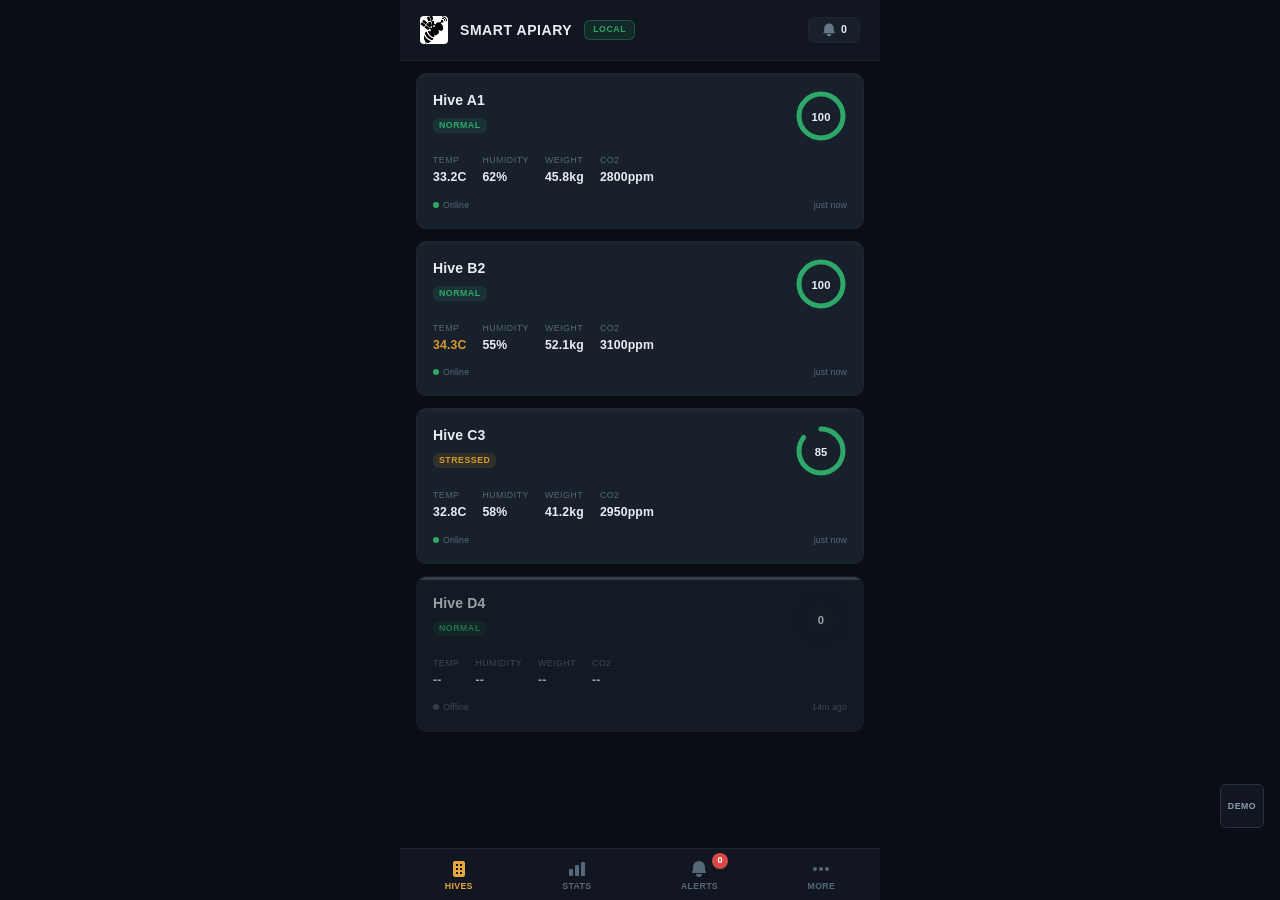
<file: index.html>
<!DOCTYPE html>
<html lang="en">
<head>
  <meta charset="UTF-8">
  <meta http-equiv="refresh" content="0; url=dashboard/">
  <title>Smart Apiary</title>
  <script>location.replace('dashboard/');</script>
  <style>
    body { font-family: system-ui, sans-serif; display: flex; justify-content: center; align-items: center; height: 100vh; margin: 0; background: #0f172a; color: #e2e8f0; }
    a { color: #fbbf24; }
  </style>
</head>
<body>
  <p>Redirecting to <a href="dashboard/">Smart Apiary Dashboard</a>&hellip;</p>
</body>
</html>
</file>
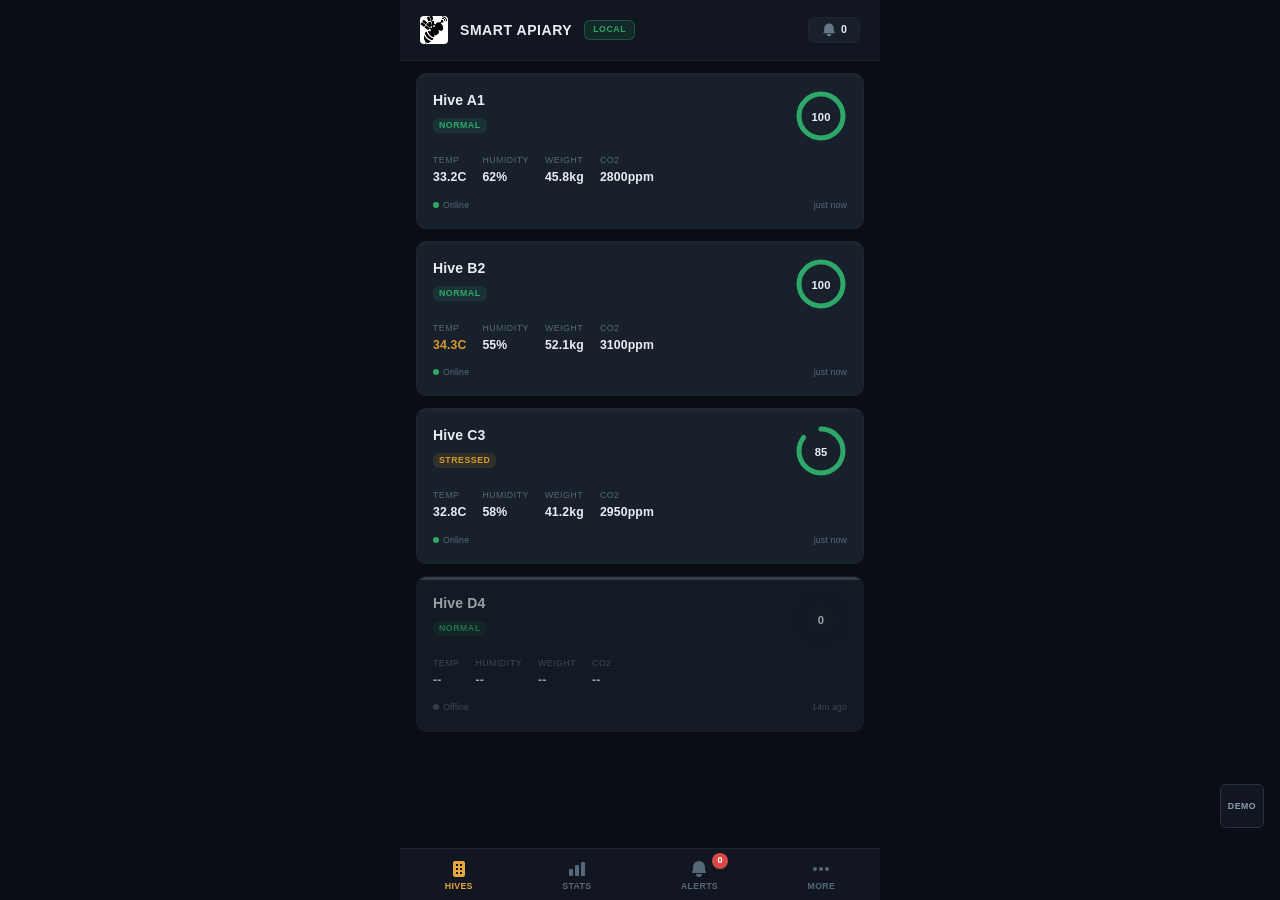
<file: dashboard/index.html>
<!DOCTYPE html>
<html lang="en">
<head>
  <meta charset="UTF-8">
  <meta name="viewport" content="width=device-width, initial-scale=1.0, viewport-fit=cover">
  <title>Smart Apiary Dashboard</title>
  <link rel="stylesheet" href="design-system.css">
  <link rel="stylesheet" href="styles.css">
</head>
<body>

  <!-- ═════════════════════════════════════════════════════════════════════ -->
  <!-- OVERVIEW SCREEN                                                       -->
  <!-- ═════════════════════════════════════════════════════════════════════ -->
  <div id="overview-screen" class="screen active">
    <header class="app-header">
      <div class="header-left">
        <img src="../bee_logo.png" alt="Smart Apiary" class="header-logo">
        <h1 class="app-title">Smart Apiary</h1>
        <span class="connection-badge" id="global-connection">LOCAL</span>
      </div>
      <div class="header-right">
        <div class="alert-indicator" id="alert-indicator">
          <svg class="alert-bell" viewBox="0 0 20 20" fill="currentColor" width="16" height="16">
            <path d="M10 2a6 6 0 00-6 6v3.586l-.707.707A1 1 0 004 14h12a1 1 0 00.707-1.707L16 11.586V8a6 6 0 00-6-6zm0 16a3 3 0 01-3-3h6a3 3 0 01-3 3z"/>
          </svg>
          <span class="alert-count" id="alert-count">0</span>
        </div>
      </div>
    </header>

    <div class="hive-list" id="hive-list">
      <!-- Hive cards rendered by app.js -->
    </div>
  </div>

  <!-- ═════════════════════════════════════════════════════════════════════ -->
  <!-- DETAIL SCREEN                                                         -->
  <!-- ═════════════════════════════════════════════════════════════════════ -->
  <div id="detail-screen" class="screen">
    <header class="detail-header">
      <button class="back-button" id="back-button">
        <svg viewBox="0 0 20 20" fill="currentColor" width="16" height="16">
          <path fill-rule="evenodd" d="M12.707 5.293a1 1 0 010 1.414L9.414 10l3.293 3.293a1 1 0 01-1.414 1.414l-4-4a1 1 0 010-1.414l4-4a1 1 0 011.414 0z" clip-rule="evenodd"/>
        </svg>
        Back
      </button>
      <h2 class="detail-hive-name" id="detail-hive-name"></h2>
      <span class="connection-badge" id="detail-connection">LOCAL</span>
    </header>

    <div class="detail-content" id="detail-content">
      <!-- Health Score -->
      <section class="detail-section health-section">
        <div class="health-ring-container">
          <svg class="health-ring" viewBox="0 0 120 120" id="health-ring-svg">
            <circle class="health-ring-bg" cx="60" cy="60" r="52"/>
            <circle class="health-ring-fill" cx="60" cy="60" r="52" id="health-ring-fill"/>
          </svg>
          <div class="health-score-text">
            <span class="health-score-value" id="health-score-value">0</span>
            <span class="health-score-label">Health</span>
          </div>
        </div>
        <div class="health-status-text" id="health-status-text">--</div>
      </section>

      <!-- Live Sensor Readouts -->
      <section class="detail-section">
        <h3 class="section-title">Live Readings</h3>
        <div class="sensor-grid" id="sensor-grid">
          <!-- Filled by app.js -->
        </div>
      </section>

      <!-- Weight Trend Chart -->
      <section class="detail-section">
        <h3 class="section-title">Weight Trend (24h)</h3>
        <div class="chart-container">
          <canvas id="weight-chart"></canvas>
        </div>
      </section>

      <!-- Environmental Charts -->
      <section class="detail-section">
        <h3 class="section-title">Environment (24h)</h3>
        <div class="chart-container">
          <canvas id="environment-chart"></canvas>
        </div>
      </section>

      <!-- Audio Timeline -->
      <section class="detail-section">
        <h3 class="section-title">Audio Classification</h3>
        <div class="chart-container">
          <canvas id="audio-chart"></canvas>
        </div>
      </section>

      <!-- Actuator Status -->
      <section class="detail-section">
        <h3 class="section-title">Actuators</h3>
        <div class="actuator-panel" id="actuator-panel">
          <!-- Filled by app.js -->
        </div>
      </section>

      <!-- Alert Log -->
      <section class="detail-section">
        <h3 class="section-title">Alert Log</h3>
        <div class="alert-log" id="alert-log">
          <!-- Filled by app.js -->
        </div>
      </section>
    </div>
  </div>

  <!-- ═════════════════════════════════════════════════════════════════════ -->
  <!-- BOTTOM TAB BAR                                                        -->
  <!-- ═════════════════════════════════════════════════════════════════════ -->
  <nav class="bottom-tabs" id="bottom-tabs">
    <button class="bottom-tab active" data-tab="hives">
      <svg class="bottom-tab-icon" viewBox="0 0 20 20" fill="currentColor" width="20" height="20">
        <path fill-rule="evenodd" d="M4 4a2 2 0 012-2h8a2 2 0 012 2v12a2 2 0 01-2 2H6a2 2 0 01-2-2V4zm3 1h2v2H7V5zm4 0h2v2h-2V5zm-4 4h2v2H7V9zm4 0h2v2h-2V9zm-4 4h2v2H7v-2zm4 0h2v2h-2v-2z" clip-rule="evenodd"/>
      </svg>
      <span class="bottom-tab-label">Hives</span>
    </button>
    <button class="bottom-tab" data-tab="stats">
      <svg class="bottom-tab-icon" viewBox="0 0 20 20" fill="currentColor" width="20" height="20">
        <path d="M2 11a1 1 0 011-1h2a1 1 0 011 1v5a1 1 0 01-1 1H3a1 1 0 01-1-1v-5zm6-4a1 1 0 011-1h2a1 1 0 011 1v9a1 1 0 01-1 1H9a1 1 0 01-1-1V7zm6-3a1 1 0 011-1h2a1 1 0 011 1v12a1 1 0 01-1 1h-2a1 1 0 01-1-1V4z"/>
      </svg>
      <span class="bottom-tab-label">Stats</span>
    </button>
    <button class="bottom-tab" data-tab="alerts-tab">
      <svg class="bottom-tab-icon" viewBox="0 0 20 20" fill="currentColor" width="20" height="20">
        <path d="M10 2a6 6 0 00-6 6v3.586l-.707.707A1 1 0 004 14h12a1 1 0 00.707-1.707L16 11.586V8a6 6 0 00-6-6zm0 16a3 3 0 01-3-3h6a3 3 0 01-3 3z"/>
      </svg>
      <span class="bottom-tab-label">Alerts</span>
      <span class="bottom-tab-badge" id="tab-alert-badge">0</span>
    </button>
    <button class="bottom-tab" data-tab="more">
      <svg class="bottom-tab-icon" viewBox="0 0 20 20" fill="currentColor" width="20" height="20">
        <path d="M6 10a2 2 0 11-4 0 2 2 0 014 0zm6 0a2 2 0 11-4 0 2 2 0 014 0zm4 2a2 2 0 100-4 2 2 0 000 4z"/>
      </svg>
      <span class="bottom-tab-label">More</span>
    </button>
  </nav>

  <!-- ═════════════════════════════════════════════════════════════════════ -->
  <!-- MORE DRAWER                                                           -->
  <!-- ═════════════════════════════════════════════════════════════════════ -->
  <aside class="mobile-drawer" id="mobile-drawer">
    <div class="drawer-overlay" id="drawer-overlay"></div>
    <div class="drawer-content" id="drawer-content">
      <div class="drawer-header">
        <h3>More</h3>
        <button class="drawer-close" id="drawer-close">&times;</button>
      </div>
      <nav class="drawer-nav">
        <a class="drawer-item" href="#">
          <svg class="drawer-icon" viewBox="0 0 20 20" fill="currentColor" width="18" height="18">
            <path d="M2 11a1 1 0 011-1h2a1 1 0 011 1v5a1 1 0 01-1 1H3a1 1 0 01-1-1v-5zm6-4a1 1 0 011-1h2a1 1 0 011 1v9a1 1 0 01-1 1H9a1 1 0 01-1-1V7zm6-3a1 1 0 011-1h2a1 1 0 011 1v12a1 1 0 01-1 1h-2a1 1 0 01-1-1V4z"/>
          </svg>
          <span>Analytics</span>
        </a>
        <a class="drawer-item" href="#">
          <svg class="drawer-icon" viewBox="0 0 20 20" fill="currentColor" width="18" height="18">
            <path d="M9 6a3 3 0 11-6 0 3 3 0 016 0zm8 0a3 3 0 11-6 0 3 3 0 016 0zm-9 7a5 5 0 00-5 5h14a5 5 0 00-9-5z"/>
          </svg>
          <span>Users</span>
        </a>
        <a class="drawer-item" href="#">
          <svg class="drawer-icon" viewBox="0 0 20 20" fill="currentColor" width="18" height="18">
            <path fill-rule="evenodd" d="M11.49 3.17c-.38-1.56-2.6-1.56-2.98 0a1.532 1.532 0 01-2.286.948c-1.372-.836-2.942.734-2.106 2.106.54.886.061 2.042-.947 2.287-1.561.379-1.561 2.6 0 2.978a1.532 1.532 0 01.947 2.287c-.836 1.372.734 2.942 2.106 2.106a1.532 1.532 0 012.287.947c.379 1.561 2.6 1.561 2.978 0a1.533 1.533 0 012.287-.947c1.372.836 2.942-.734 2.106-2.106a1.533 1.533 0 01.947-2.287c1.561-.379 1.561-2.6 0-2.978a1.532 1.532 0 01-.947-2.287c.836-1.372-.734-2.942-2.106-2.106a1.532 1.532 0 01-2.287-.947zM10 13a3 3 0 100-6 3 3 0 000 6z" clip-rule="evenodd"/>
          </svg>
          <span>Settings</span>
        </a>
        <a class="drawer-item" href="#">
          <svg class="drawer-icon" viewBox="0 0 20 20" fill="currentColor" width="18" height="18">
            <path fill-rule="evenodd" d="M18 10a8 8 0 11-16 0 8 8 0 0116 0zm-7-4a1 1 0 11-2 0 1 1 0 012 0zM9 9a1 1 0 000 2v3a1 1 0 001 1h1a1 1 0 100-2v-3a1 1 0 00-1-1H9z" clip-rule="evenodd"/>
          </svg>
          <span>About</span>
        </a>
      </nav>
    </div>
  </aside>

  <!-- ═════════════════════════════════════════════════════════════════════ -->
  <!-- DEMO CONTROLS PANEL                                                   -->
  <!-- ═════════════════════════════════════════════════════════════════════ -->
  <button class="demo-trigger" id="demo-trigger" title="Demo Controls">
    <span class="demo-trigger-icon">DEMO</span>
  </button>

  <div class="demo-panel" id="demo-panel">
    <div class="demo-panel-header">
      <h3>Demo Controls</h3>
      <button class="demo-close" id="demo-close">&times;</button>
    </div>
    <div class="demo-panel-body">
      <p class="demo-hint">Trigger a scenario to see the dashboard respond.</p>
      <div class="demo-scenarios" id="demo-scenarios">
        <!-- Filled by scenarios.js -->
      </div>
      <button class="demo-reset" id="demo-reset">Reset All Hives</button>
    </div>
  </div>

  <!-- ═════════════════════════════════════════════════════════════════════ -->
  <!-- SCRIPTS                                                                -->
  <!-- ═════════════════════════════════════════════════════════════════════ -->
  <script src="lib/chart.js"></script>
  <script src="data.js"></script>
  <script src="charts.js"></script>
  <script src="scenarios.js"></script>
  <script src="app.js"></script>
</body>
</html>
</file>
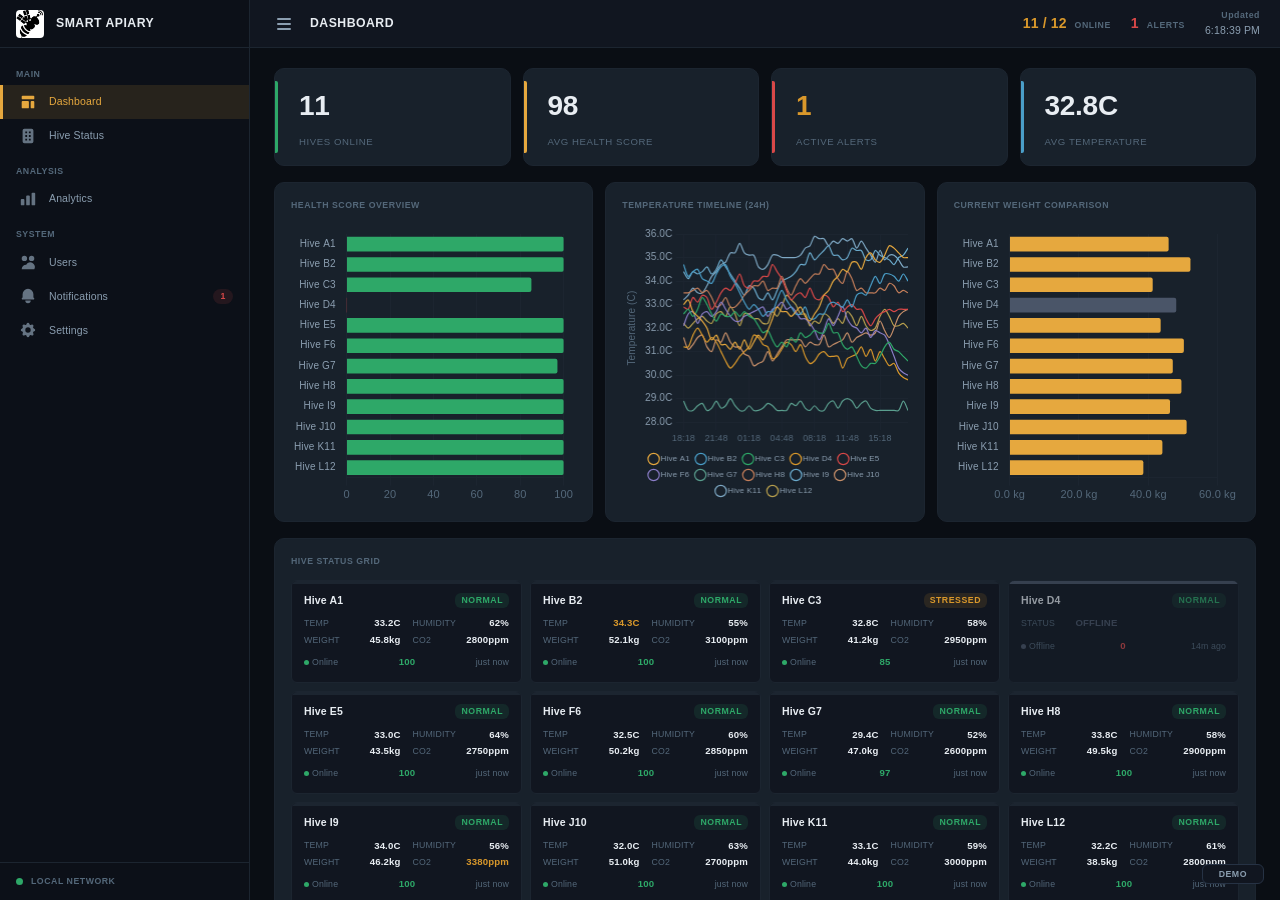
<file: dashboard/desktop.html>
<!DOCTYPE html>
<html lang="en">
<head>
  <meta charset="UTF-8">
  <meta name="viewport" content="width=device-width, initial-scale=1.0">
  <title>Smart Apiary Command Center</title>
  <link rel="stylesheet" href="design-system.css">
  <link rel="stylesheet" href="desktop.css">
</head>
<body>

  <!-- ═════════════════════════════════════════════════════════════════════ -->
  <!-- SIDEBAR                                                               -->
  <!-- ═════════════════════════════════════════════════════════════════════ -->
  <aside class="sidebar" id="sidebar">
    <!-- Brand -->
    <div class="sidebar-brand">
      <img src="../bee_logo.png" alt="Smart Apiary" class="sidebar-logo-img">
      <span class="sidebar-brand-text">Smart Apiary</span>
    </div>

    <!-- Navigation -->
    <nav class="sidebar-nav">
      <div class="sidebar-section-label">Main</div>

      <a class="sidebar-item active" data-page="dashboard" href="#" title="Dashboard">
        <svg class="sidebar-icon" viewBox="0 0 20 20" fill="currentColor">
          <path d="M3 4a1 1 0 011-1h12a1 1 0 011 1v2a1 1 0 01-1 1H4a1 1 0 01-1-1V4zm0 6a1 1 0 011-1h6a1 1 0 011 1v6a1 1 0 01-1 1H4a1 1 0 01-1-1v-6zm10 0a1 1 0 011-1h2a1 1 0 011 1v6a1 1 0 01-1 1h-2a1 1 0 01-1-1v-6z"/>
        </svg>
        <span>Dashboard</span>
      </a>

      <a class="sidebar-item" data-page="hive-status" href="#" title="Hive Status">
        <svg class="sidebar-icon" viewBox="0 0 20 20" fill="currentColor">
          <path fill-rule="evenodd" d="M4 4a2 2 0 012-2h8a2 2 0 012 2v12a2 2 0 01-2 2H6a2 2 0 01-2-2V4zm3 1h2v2H7V5zm4 0h2v2h-2V5zm-4 4h2v2H7V9zm4 0h2v2h-2V9zm-4 4h2v2H7v-2zm4 0h2v2h-2v-2z" clip-rule="evenodd"/>
        </svg>
        <span>Hive Status</span>
      </a>

      <div class="sidebar-section-label">Analysis</div>

      <a class="sidebar-item" data-page="analytics" href="#" title="Analytics">
        <svg class="sidebar-icon" viewBox="0 0 20 20" fill="currentColor">
          <path d="M2 11a1 1 0 011-1h2a1 1 0 011 1v5a1 1 0 01-1 1H3a1 1 0 01-1-1v-5zm6-4a1 1 0 011-1h2a1 1 0 011 1v9a1 1 0 01-1 1H9a1 1 0 01-1-1V7zm6-3a1 1 0 011-1h2a1 1 0 011 1v12a1 1 0 01-1 1h-2a1 1 0 01-1-1V4z"/>
        </svg>
        <span>Analytics</span>
      </a>

      <div class="sidebar-section-label">System</div>

      <a class="sidebar-item" data-page="users" href="#" title="Users">
        <svg class="sidebar-icon" viewBox="0 0 20 20" fill="currentColor">
          <path d="M9 6a3 3 0 11-6 0 3 3 0 016 0zm8 0a3 3 0 11-6 0 3 3 0 016 0zm-9 7a5 5 0 00-5 5h14a5 5 0 00-9-5z"/>
        </svg>
        <span>Users</span>
      </a>

      <a class="sidebar-item" data-page="notifications" href="#" title="Notifications">
        <svg class="sidebar-icon" viewBox="0 0 20 20" fill="currentColor">
          <path d="M10 2a6 6 0 00-6 6v3.586l-.707.707A1 1 0 004 14h12a1 1 0 00.707-1.707L16 11.586V8a6 6 0 00-6-6zm0 16a3 3 0 01-3-3h6a3 3 0 01-3 3z"/>
        </svg>
        <span>Notifications</span>
        <span class="sidebar-badge" id="sidebar-alert-count">0</span>
      </a>

      <a class="sidebar-item" data-page="settings" href="#" title="Settings">
        <svg class="sidebar-icon" viewBox="0 0 20 20" fill="currentColor">
          <path fill-rule="evenodd" d="M11.49 3.17c-.38-1.56-2.6-1.56-2.98 0a1.532 1.532 0 01-2.286.948c-1.372-.836-2.942.734-2.106 2.106.54.886.061 2.042-.947 2.287-1.561.379-1.561 2.6 0 2.978a1.532 1.532 0 01.947 2.287c-.836 1.372.734 2.942 2.106 2.106a1.532 1.532 0 012.287.947c.379 1.561 2.6 1.561 2.978 0a1.533 1.533 0 012.287-.947c1.372.836 2.942-.734 2.106-2.106a1.533 1.533 0 01.947-2.287c1.561-.379 1.561-2.6 0-2.978a1.532 1.532 0 01-.947-2.287c.836-1.372-.734-2.942-2.106-2.106a1.532 1.532 0 01-2.287-.947zM10 13a3 3 0 100-6 3 3 0 000 6z" clip-rule="evenodd"/>
        </svg>
        <span>Settings</span>
      </a>
    </nav>

    <!-- Sidebar Footer -->
    <div class="sidebar-footer">
      <div class="sidebar-connection" id="sidebar-connection">
        <span class="sidebar-connection-dot" id="sidebar-connection-dot"></span>
        <span class="sidebar-connection-text" id="sidebar-connection-text">LOCAL NETWORK</span>
      </div>
    </div>
  </aside>

  <!-- ═════════════════════════════════════════════════════════════════════ -->
  <!-- MAIN WRAPPER                                                          -->
  <!-- ═════════════════════════════════════════════════════════════════════ -->
  <div class="main-wrapper" id="main-wrapper">

    <!-- Topbar -->
    <header class="topbar">
      <button class="topbar-toggle" id="sidebar-toggle" title="Toggle sidebar">
        <svg viewBox="0 0 20 20" fill="currentColor" width="20" height="20">
          <path fill-rule="evenodd" d="M3 5a1 1 0 011-1h12a1 1 0 110 2H4a1 1 0 01-1-1zm0 5a1 1 0 011-1h12a1 1 0 110 2H4a1 1 0 01-1-1zm0 5a1 1 0 011-1h12a1 1 0 110 2H4a1 1 0 01-1-1z" clip-rule="evenodd"/>
        </svg>
      </button>

      <div class="topbar-title" id="topbar-title">Dashboard</div>

      <div class="topbar-spacer"></div>

      <div class="topbar-actions">
        <div class="topbar-stat">
          <span class="topbar-stat-value" id="topbar-online">12 / 12</span>
          <span class="topbar-stat-label">ONLINE</span>
        </div>
        <div class="topbar-stat" id="topbar-alerts-stat">
          <span class="topbar-stat-value" id="topbar-alerts">0</span>
          <span class="topbar-stat-label">ALERTS</span>
        </div>
        <div class="topbar-time">
          <span class="topbar-time-label">Updated</span>
          <span class="topbar-time-value" id="topbar-updated">--</span>
        </div>
      </div>
    </header>

    <!-- Main Content -->
    <main class="main-content" id="main-content">

      <!-- ═══════════════════════════════════════════════════════════════════ -->
      <!-- DASHBOARD VIEW (default)                                            -->
      <!-- ═══════════════════════════════════════════════════════════════════ -->
      <div class="page-view active" id="dashboard-view">

      <!-- KPI Stat Tiles -->
      <section class="kpi-row" id="kpi-row">
        <div class="kpi-tile" id="kpi-online">
          <div class="kpi-tile-accent online"></div>
          <span class="kpi-value" id="kpi-online-value">12</span>
          <span class="kpi-label">Hives Online</span>
        </div>
        <div class="kpi-tile" id="kpi-health">
          <div class="kpi-tile-accent health"></div>
          <span class="kpi-value" id="kpi-health-value">--</span>
          <span class="kpi-label">Avg Health Score</span>
        </div>
        <div class="kpi-tile" id="kpi-alerts">
          <div class="kpi-tile-accent alerts"></div>
          <span class="kpi-value" id="kpi-alerts-value">0</span>
          <span class="kpi-label">Active Alerts</span>
        </div>
        <div class="kpi-tile" id="kpi-temp">
          <div class="kpi-tile-accent temp"></div>
          <span class="kpi-value" id="kpi-temp-value">--</span>
          <span class="kpi-label">Avg Temperature</span>
        </div>
      </section>

      <!-- Comparison Charts -->
      <section class="comparison-row">
        <div class="comparison-panel">
          <h3 class="panel-title">Health Score Overview</h3>
          <div class="chart-container-short">
            <canvas id="health-bars-chart"></canvas>
          </div>
        </div>
        <div class="comparison-panel">
          <h3 class="panel-title">Temperature Timeline (24h)</h3>
          <div class="chart-container-short">
            <canvas id="temp-heatmap-chart"></canvas>
          </div>
        </div>
        <div class="comparison-panel">
          <h3 class="panel-title">Current Weight Comparison</h3>
          <div class="chart-container-short">
            <canvas id="weight-bars-chart"></canvas>
          </div>
        </div>
      </section>

      <!-- Hive Grid -->
      <section class="hive-grid-section" id="hive-grid-section">
        <h3 class="panel-title">Hive Status Grid</h3>
        <div class="hive-grid" id="hive-grid">
          <!-- 12 hive cards rendered by desktop.js -->
        </div>
      </section>

      <!-- Accordion Detail Panel -->
      <section class="accordion-panel" id="accordion-panel">
        <div class="accordion-inner" id="accordion-inner">
          <!-- Filled dynamically -->
        </div>
      </section>

      </div><!-- /dashboard-view -->

      <!-- ═══════════════════════════════════════════════════════════════════ -->
      <!-- HIVE DETAIL PAGE (shown on hive card click)                        -->
      <!-- ═══════════════════════════════════════════════════════════════════ -->
      <div class="page-view" id="hive-detail-page">
        <div class="detail-page-header">
          <button class="detail-back-btn" id="detail-back-btn">
            <svg viewBox="0 0 20 20" fill="currentColor" width="16" height="16">
              <path fill-rule="evenodd" d="M12.707 5.293a1 1 0 010 1.414L9.414 10l3.293 3.293a1 1 0 01-1.414 1.414l-4-4a1 1 0 010-1.414l4-4a1 1 0 011.414 0z" clip-rule="evenodd"/>
            </svg>
            Back to Dashboard
          </button>
          <h2 class="detail-page-title" id="detail-page-hive-name">Hive Details</h2>
          <span class="detail-page-status" id="detail-page-status"></span>
        </div>
        <div class="detail-page-content" id="detail-page-content">
          <!-- Filled dynamically by desktop.js -->
        </div>
      </div><!-- /hive-detail-page -->

      <!-- ═══════════════════════════════════════════════════════════════════ -->
      <!-- USER PROFILE PAGE                                                   -->
      <!-- ═══════════════════════════════════════════════════════════════════ -->
      <div class="page-view" id="user-profile-page">
        <div class="profile-card">
          <div class="profile-avatar">
            <svg viewBox="0 0 64 64" fill="currentColor" width="64" height="64">
              <circle cx="32" cy="20" r="12"/>
              <path d="M8 56c0-13.255 10.745-24 24-24s24 10.745 24 24"/>
            </svg>
          </div>
          <h2 class="profile-name">Admin User</h2>
          <p class="profile-role">Apiary Manager</p>
          <div class="profile-info">
            <div class="profile-info-row">
              <span class="profile-info-label">Email</span>
              <span class="profile-info-value">admin@smartapiary.local</span>
            </div>
            <div class="profile-info-row">
              <span class="profile-info-label">Location</span>
              <span class="profile-info-value">Main Apiary Site</span>
            </div>
            <div class="profile-info-row">
              <span class="profile-info-label">Hives Managed</span>
              <span class="profile-info-value">12</span>
            </div>
            <div class="profile-info-row">
              <span class="profile-info-label">Member Since</span>
              <span class="profile-info-value">January 2025</span>
            </div>
          </div>
          <div class="profile-actions">
            <button class="profile-btn">Edit Profile</button>
            <button class="profile-btn profile-btn-outline">Change Password</button>
            <button class="profile-btn profile-btn-outline profile-btn-danger">Sign Out</button>
          </div>
        </div>
      </div><!-- /user-profile-page -->

      <!-- ═══════════════════════════════════════════════════════════════════ -->
      <!-- NOTIFICATIONS PAGE                                                  -->
      <!-- ═══════════════════════════════════════════════════════════════════ -->
      <div class="page-view" id="notifications-page">
        <div class="notifications-page-header">
          <h2>Notifications</h2>
          <span class="notifications-count" id="notifications-count">0 alerts</span>
        </div>
        <div class="notifications-list" id="notifications-list">
          <!-- Filled dynamically by desktop.js -->
        </div>
      </div><!-- /notifications-page -->

    </main>
  </div>

  <!-- ═════════════════════════════════════════════════════════════════════ -->
  <!-- DEMO CONTROLS                                                         -->
  <!-- ═════════════════════════════════════════════════════════════════════ -->
  <button class="demo-trigger" id="demo-trigger">DEMO</button>
  <div class="demo-panel" id="demo-panel">
    <div class="demo-panel-header">
      <h3>Demo Controls</h3>
      <button class="demo-close" id="demo-close">&times;</button>
    </div>
    <div class="demo-panel-body">
      <p class="demo-hint">Trigger a scenario to see the dashboard respond.</p>
      <div class="demo-scenarios" id="demo-scenarios"></div>
      <button class="demo-reset" id="demo-reset">Reset All Hives</button>
    </div>
  </div>

  <!-- ═════════════════════════════════════════════════════════════════════ -->
  <!-- SCRIPTS                                                                -->
  <!-- ═════════════════════════════════════════════════════════════════════ -->
  <script src="lib/chart.js"></script>
  <script src="data.js"></script>
  <script src="scenarios.js"></script>
  <script src="charts.js"></script>
  <script src="desktop.js"></script>
</body>
</html>
</file>
<file: dashboard/design-system.css>
/**
 * design-system.css — Unified design tokens for IoT Smart Apiary
 * Shared by desktop.html and index.html
 * Deep warm-slate dark theme with honey-amber accents
 */

/* ── Font ───────────────────────────────────────────────────────────────── */
@font-face {
  font-family: 'Realtime Text';
  src: url('https://db.onlinewebfonts.com/t/fc219f40a29db82863629ed561a1830f.eot');
  src: url('https://db.onlinewebfonts.com/t/fc219f40a29db82863629ed561a1830f.eot?#iefix') format('embedded-opentype'),
       url('https://db.onlinewebfonts.com/t/fc219f40a29db82863629ed561a1830f.woff2') format('woff2'),
       url('https://db.onlinewebfonts.com/t/fc219f40a29db82863629ed561a1830f.woff') format('woff'),
       url('https://db.onlinewebfonts.com/t/fc219f40a29db82863629ed561a1830f.ttf') format('truetype');
  font-display: swap;
}

/* ── Reset ──────────────────────────────────────────────────────────────── */
*, *::before, *::after {
  box-sizing: border-box;
  margin: 0;
  padding: 0;
}

/* ── Design Tokens ──────────────────────────────────────────────────────── */
:root {
  /* Background hierarchy — deep warm-slate */
  --bg-root:        #0a0e14;
  --bg-sidebar:     #0c1018;
  --bg-surface:     #111620;
  --bg-card:        #18212b;
  --bg-card-hover:  #1e2936;
  --bg-card-alt:    #15202d;
  --bg-input:       #0d1117;
  --bg-overlay:     rgba(10, 14, 20, 0.85);

  /* Borders */
  --border-subtle:  #1c2530;
  --border-mid:     #263244;
  --border-accent:  #3a5068;

  /* Text */
  --text-primary:   #e8edf2;
  --text-secondary: #8b9eb0;
  --text-muted:     #54687a;
  --text-inverse:   #0a0e14;

  /* Semantic / Status */
  --green:          #2ea868;
  --green-bg:       rgba(46, 168, 104, 0.12);
  --green-border:   rgba(46, 168, 104, 0.35);
  --yellow:         #d9982b;
  --yellow-bg:      rgba(217, 152, 43, 0.12);
  --yellow-border:  rgba(217, 152, 43, 0.35);
  --red:            #d94848;
  --red-bg:         rgba(217, 72, 72, 0.12);
  --red-border:     rgba(217, 72, 72, 0.35);
  --offline:        #4a5568;
  --offline-bg:     rgba(74, 85, 104, 0.12);

  /* Accent — honey-amber */
  --accent:         #e6a83e;
  --accent-light:   #f0c060;
  --accent-bg:      rgba(230, 168, 62, 0.12);
  --accent-border:  rgba(230, 168, 62, 0.40);
  --accent-hover:   #f0c060;

  /* Info / Misc */
  --blue:           #4a9ec8;
  --blue-bg:        rgba(74, 158, 200, 0.12);
  --purple:         #8b7ec8;
  --purple-bg:      rgba(139, 126, 200, 0.12);

  /* Typography */
  --font-ui:        'Realtime Text', 'Segoe UI', 'Helvetica Neue', Arial, sans-serif;
  --font-mono:      'Cascadia Code', 'Fira Code', 'Consolas', monospace;

  /* Type scale */
  --text-2xs:       0.625rem;   /* 10px */
  --text-xs:        0.6875rem;  /* 11px */
  --text-sm:        0.75rem;    /* 12px */
  --text-base:      0.875rem;   /* 14px */
  --text-lg:        1rem;       /* 16px */
  --text-xl:        1.25rem;    /* 20px */
  --text-2xl:       1.5rem;     /* 24px */
  --text-3xl:       2rem;       /* 32px */

  --fw-normal:      400;
  --fw-medium:      500;
  --fw-semibold:    600;
  --fw-bold:        700;

  --ls-tight:       -0.01em;
  --ls-normal:      0.01em;
  --ls-wide:        0.04em;
  --ls-label:       0.06em;

  /* Spacing scale */
  --space-1:  4px;
  --space-2:  8px;
  --space-3:  12px;
  --space-4:  16px;
  --space-5:  20px;
  --space-6:  24px;
  --space-8:  32px;
  --space-10: 40px;

  /* Radii */
  --radius-sm:  6px;
  --radius-md:  10px;
  --radius-lg:  14px;

  /* Shadows */
  --shadow-sm: 0 1px 3px rgba(0, 0, 0, 0.3);
  --shadow-md: 0 4px 14px rgba(0, 0, 0, 0.4);
  --shadow-lg: 0 8px 28px rgba(0, 0, 0, 0.5);

  /* Easing (emil-design-eng: custom cubic-bezier curves, never built-in) */
  --ease-out:    cubic-bezier(0.23, 1, 0.32, 1);
  --ease-in-out: cubic-bezier(0.77, 0, 0.175, 1);
  --ease-drawer: cubic-bezier(0.32, 0.72, 0, 1);
  --ease-spring: cubic-bezier(0.16, 1, 0.3, 1);

  /* Layout */
  --sidebar-width:      250px;
  --sidebar-collapsed:  64px;
  --topbar-height:      48px;
  --bottom-nav-height:  52px;
}

/* ── Base ───────────────────────────────────────────────────────────────── */
html {
  font-size: 14px;
  -webkit-font-smoothing: antialiased;
  -moz-osx-font-smoothing: grayscale;
}

body {
  font-family: var(--font-ui);
  background: var(--bg-root);
  color: var(--text-primary);
  line-height: 1.5;
  letter-spacing: var(--ls-normal);
}

/* ── Scrollbar ──────────────────────────────────────────────────────────── */
::-webkit-scrollbar {
  width: 5px;
  height: 5px;
}
::-webkit-scrollbar-track {
  background: var(--bg-root);
}
::-webkit-scrollbar-thumb {
  background: var(--border-mid);
  border-radius: 3px;
}
::-webkit-scrollbar-thumb:hover {
  background: var(--border-accent);
}

/* ── Reduced Motion ─────────────────────────────────────────────────────── */
@media (prefers-reduced-motion: reduce) {
  *, *::before, *::after {
    animation-duration: 0.01ms !important;
    animation-iteration-count: 1 !important;
    transition-duration: 0.01ms !important;
  }
}

/* ── Utility ────────────────────────────────────────────────────────────── */
.hidden {
  display: none !important;
}
</file>
<file: dashboard/styles.css>
/**
 * styles.css — Dark-themed mobile dashboard
 * IoT Smart Apiary Dashboard Demo
 * Uses design-system.css tokens via var()
 */

/* ── Screen Container ──────────────────────────────────────────────────── */
.screen {
  display: none;
  flex-direction: column;
  min-height: 100vh;
  min-height: 100dvh;
  background: var(--bg-root);
}

.screen.active {
  display: flex;
}

body {
  max-width: 480px;
  margin: 0 auto;
  min-height: 100vh;
  min-height: 100dvh;
  position: relative;
  overflow-x: hidden;
  background: var(--bg-root);
}

/* ── App Header ────────────────────────────────────────────────────────── */
.app-header {
  display: flex;
  justify-content: space-between;
  align-items: center;
  padding: var(--space-4) var(--space-5);
  background: var(--bg-surface);
  border-bottom: 1px solid var(--border-subtle);
  position: sticky;
  top: 0;
  z-index: 10;
}

.header-left {
  display: flex;
  align-items: center;
  gap: var(--space-3);
}

.header-logo {
  width: 28px;
  height: 28px;
  flex-shrink: 0;
  border-radius: 4px;
}

.app-title {
  font-size: var(--text-lg);
  font-weight: var(--fw-bold);
  color: var(--text-primary);
  letter-spacing: var(--ls-wide);
  text-transform: uppercase;
}

.connection-badge {
  font-size: var(--text-2xs);
  font-weight: var(--fw-bold);
  letter-spacing: var(--ls-label);
  padding: 2px 8px;
  border-radius: var(--radius-sm);
  background: var(--green-bg);
  color: var(--green);
  border: 1px solid var(--green-border);
}

/* ── Alert Indicator ───────────────────────────────────────────────────── */
.header-right {
  display: flex;
  align-items: center;
}

.alert-indicator {
  display: flex;
  align-items: center;
  gap: var(--space-1);
  padding: var(--space-1) var(--space-3);
  border-radius: var(--radius-sm);
  background: var(--bg-card);
  border: 1px solid var(--border-subtle);
  cursor: pointer;
}

.alert-indicator.has-alerts {
  border-color: var(--red-border);
  background: var(--red-bg);
}

.alert-bell {
  color: var(--text-secondary);
  opacity: 0.7;
}

.alert-indicator.has-alerts .alert-bell {
  color: var(--red);
  opacity: 1;
}

.alert-count {
  font-size: var(--text-sm);
  font-weight: var(--fw-bold);
  color: var(--text-primary);
}

/* ── Hive List ─────────────────────────────────────────────────────────── */
.hive-list {
  flex: 1;
  padding: var(--space-3) var(--space-4) 80px;
  overflow-y: auto;
  display: flex;
  flex-direction: column;
  gap: var(--space-3);
}

/* ── Hive Card ─────────────────────────────────────────────────────────── */
.hive-card {
  background: var(--bg-card);
  border: 1px solid var(--border-subtle);
  border-radius: var(--radius-md);
  padding: var(--space-4);
  cursor: pointer;
  position: relative;
  overflow: hidden;
  transition: transform 160ms var(--ease-out), background 150ms var(--ease-out), border-color 150ms var(--ease-out);
  user-select: none;
  animation: cardFadeIn 300ms var(--ease-out) backwards;
}

.hive-card::before {
  content: '';
  position: absolute;
  top: 0;
  left: 0;
  right: 0;
  height: 3px;
  background: var(--border-subtle);
  transition: background 150ms var(--ease-out);
}

.hive-card:nth-child(1) { animation-delay: 0ms; }
.hive-card:nth-child(2) { animation-delay: 50ms; }
.hive-card:nth-child(3) { animation-delay: 100ms; }
.hive-card:nth-child(4) { animation-delay: 150ms; }

.hive-card:active {
  transform: scale(0.98);
  background: var(--bg-card-hover);
}

.hive-card.status-warning {
  border-color: var(--yellow-border);
  background: var(--yellow-bg);
}
.hive-card.status-warning::before { background: var(--yellow); }

.hive-card.status-alert {
  border-color: var(--red-border);
  background: var(--red-bg);
}
.hive-card.status-alert::before { background: var(--red); }

.hive-card.status-offline {
  opacity: 0.65;
}
.hive-card.status-offline::before { background: var(--offline); }

.hive-card-top {
  display: flex;
  justify-content: space-between;
  align-items: flex-start;
  margin-bottom: var(--space-3);
}

.hive-card-info h3 {
  font-size: var(--text-lg);
  font-weight: var(--fw-semibold);
  color: var(--text-primary);
  margin-bottom: 2px;
}

.hive-card-audio {
  font-size: var(--text-2xs);
  font-weight: var(--fw-bold);
  letter-spacing: var(--ls-label);
  text-transform: uppercase;
  padding: 1px 6px;
  border-radius: var(--radius-sm);
  display: inline-block;
}

.hive-card-audio.audio-normal { background: var(--green-bg); color: var(--green); }
.hive-card-audio.audio-stressed { background: var(--yellow-bg); color: var(--yellow); }
.hive-card-audio.audio-pre_swarm { background: var(--red-bg); color: var(--red); }
.hive-card-audio.audio-queenless { background: var(--red-bg); color: var(--red); }

/* Health mini ring */
.health-mini {
  flex-shrink: 0;
  width: 52px;
  height: 52px;
}

.health-mini-ring-bg {
  fill: none;
  stroke: var(--bg-card-alt);
  stroke-width: 5;
}

.health-mini-ring-fill {
  fill: none;
  stroke-width: 5;
  stroke-linecap: round;
  transform: rotate(-90deg);
  transform-origin: center;
  transition: stroke-dashoffset 500ms var(--ease-out), stroke 250ms var(--ease-out);
}

.health-mini-text {
  font-size: 0.8rem;
  font-weight: var(--fw-bold);
  fill: var(--text-primary);
  text-anchor: middle;
  dominant-baseline: central;
}

/* Metrics row */
.hive-card-metrics {
  display: flex;
  gap: var(--space-4);
  margin-bottom: var(--space-3);
}

.hive-metric {
  display: flex;
  flex-direction: column;
}

.hive-metric-label {
  font-size: var(--text-2xs);
  color: var(--text-muted);
  text-transform: uppercase;
  letter-spacing: var(--ls-label);
  margin-bottom: 1px;
}

.hive-metric-value {
  font-size: var(--text-base);
  font-weight: var(--fw-semibold);
  color: var(--text-primary);
}

.hive-metric-value.temp-warning { color: var(--yellow); }
.hive-metric-value.temp-danger { color: var(--red); }
.hive-metric-value.co2-warning { color: var(--yellow); }
.hive-metric-value.co2-danger { color: var(--red); }

/* Card footer */
.hive-card-footer {
  display: flex;
  justify-content: space-between;
  align-items: center;
  font-size: var(--text-2xs);
  color: var(--text-muted);
}

.hive-card-dot {
  width: 6px;
  height: 6px;
  border-radius: 50%;
  display: inline-block;
  margin-right: 4px;
}

.hive-card-dot.online { background: var(--green); }
.hive-card-dot.offline { background: var(--offline); }

/* ── Detail Header ─────────────────────────────────────────────────────── */
.detail-header {
  display: flex;
  align-items: center;
  gap: var(--space-3);
  padding: var(--space-3) var(--space-4);
  background: var(--bg-surface);
  border-bottom: 1px solid var(--border-subtle);
  position: sticky;
  top: 0;
  z-index: 10;
}

.back-button {
  background: var(--bg-card);
  color: var(--text-primary);
  border: 1px solid var(--border-mid);
  border-radius: var(--radius-sm);
  padding: var(--space-1) var(--space-3);
  font-family: var(--font-ui);
  font-size: var(--text-sm);
  cursor: pointer;
  white-space: nowrap;
  display: flex;
  align-items: center;
  gap: var(--space-1);
  transition: transform 120ms var(--ease-out), background 120ms var(--ease-out);
}

.back-button:active {
  transform: scale(0.96);
  background: var(--bg-card-hover);
}

.detail-hive-name {
  flex: 1;
  font-size: var(--text-lg);
  font-weight: var(--fw-semibold);
  color: var(--text-primary);
}

/* ── Detail Content ────────────────────────────────────────────────────── */
.detail-content {
  flex: 1;
  padding: var(--space-4);
  overflow-y: auto;
  display: flex;
  flex-direction: column;
  gap: var(--space-5);
  padding-bottom: 80px; /* room for bottom tabs */
}

.detail-section {
  background: var(--bg-card);
  border: 1px solid var(--border-subtle);
  border-radius: var(--radius-md);
  padding: var(--space-4);
}

.section-title {
  font-size: var(--text-2xs);
  font-weight: var(--fw-semibold);
  color: var(--text-muted);
  text-transform: uppercase;
  letter-spacing: var(--ls-label);
  margin-bottom: var(--space-3);
}

/* ── Health Section ────────────────────────────────────────────────────── */
.health-section {
  display: flex;
  flex-direction: column;
  align-items: center;
  padding: var(--space-6) var(--space-4);
}

.health-ring-container {
  position: relative;
  width: 120px;
  height: 120px;
  margin-bottom: var(--space-2);
}

.health-ring {
  width: 100%;
  height: 100%;
}

.health-ring-bg {
  fill: none;
  stroke: var(--bg-card-alt);
  stroke-width: 8;
}

.health-ring-fill {
  fill: none;
  stroke-width: 8;
  stroke-linecap: round;
  transform: rotate(-90deg);
  transform-origin: center;
  transition: stroke-dashoffset 500ms var(--ease-out), stroke 250ms var(--ease-out);
}

.health-score-text {
  position: absolute;
  top: 50%;
  left: 50%;
  transform: translate(-50%, -50%);
  text-align: center;
  display: flex;
  flex-direction: column;
}

.health-score-value {
  font-size: var(--text-3xl);
  font-weight: var(--fw-bold);
  line-height: 1;
  color: var(--text-primary);
}

.health-score-label {
  font-size: var(--text-2xs);
  color: var(--text-muted);
  text-transform: uppercase;
  letter-spacing: var(--ls-label);
}

.health-status-text {
  font-size: var(--text-sm);
  font-weight: var(--fw-semibold);
  text-transform: uppercase;
  letter-spacing: var(--ls-label);
}

.health-status-text.good { color: var(--green); }
.health-status-text.warning { color: var(--yellow); }
.health-status-text.danger { color: var(--red); }
.health-status-text.offline { color: var(--offline); }

/* ── Sensor Grid ───────────────────────────────────────────────────────── */
.sensor-grid {
  display: grid;
  grid-template-columns: 1fr 1fr;
  gap: var(--space-2);
}

.sensor-tile {
  background: var(--bg-surface);
  border: 1px solid var(--border-subtle);
  border-radius: var(--radius-sm);
  padding: var(--space-3);
  display: flex;
  flex-direction: column;
  gap: var(--space-1);
}

.sensor-tile.full-width {
  grid-column: 1 / -1;
}

.sensor-tile-label {
  font-size: var(--text-2xs);
  color: var(--text-muted);
  text-transform: uppercase;
  letter-spacing: var(--ls-label);
}

.sensor-tile-value {
  font-size: 1.3rem;
  font-weight: var(--fw-bold);
  color: var(--text-primary);
}

.sensor-tile-value.good { color: var(--green); }
.sensor-tile-value.warning { color: var(--yellow); }
.sensor-tile-value.danger { color: var(--red); }

.sensor-tile-unit {
  font-size: var(--text-xs);
  color: var(--text-secondary);
  font-weight: var(--fw-normal);
}

.sensor-tile-status {
  font-size: var(--text-2xs);
  font-weight: var(--fw-semibold);
  text-transform: uppercase;
  letter-spacing: var(--ls-label);
}

.sensor-tile-status.good { color: var(--green); }
.sensor-tile-status.warning { color: var(--yellow); }
.sensor-tile-status.danger { color: var(--red); }

/* ── Chart Container ───────────────────────────────────────────────────── */
.chart-container {
  position: relative;
  width: 100%;
  height: 200px;
}

.chart-container canvas {
  width: 100% !important;
  height: 100% !important;
}

/* ── Actuator Panel ────────────────────────────────────────────────────── */
.actuator-panel {
  display: flex;
  flex-direction: column;
  gap: var(--space-3);
}

.actuator-row {
  display: flex;
  justify-content: space-between;
  align-items: center;
  padding: var(--space-2) var(--space-3);
  background: var(--bg-surface);
  border-radius: var(--radius-sm);
  border: 1px solid var(--border-subtle);
}

.actuator-label {
  font-size: var(--text-sm);
  font-weight: var(--fw-medium);
}

.actuator-value {
  font-size: var(--text-sm);
  font-weight: var(--fw-semibold);
  color: var(--text-secondary);
}

.actuator-bar {
  width: 100px;
  height: 6px;
  background: var(--bg-card-alt);
  border-radius: 3px;
  overflow: hidden;
}

.actuator-bar-fill {
  width: 100%;
  height: 100%;
  border-radius: 3px;
  transform-origin: left center;
  transition: transform 350ms var(--ease-out), background 250ms var(--ease-out);
}

.actuator-bar-fill.normal { background: var(--accent); }
.actuator-bar-fill.warning { background: var(--yellow); }
.actuator-bar-fill.danger { background: var(--red); }

.actuator-state {
  font-size: var(--text-xs);
  font-weight: var(--fw-bold);
  padding: 2px 8px;
  border-radius: var(--radius-sm);
  text-transform: uppercase;
  letter-spacing: var(--ls-label);
}

.actuator-state.on { background: var(--green-bg); color: var(--green); }
.actuator-state.off { background: var(--bg-card-alt); color: var(--text-muted); }

/* ── Alert Log ─────────────────────────────────────────────────────────── */
.alert-log {
  display: flex;
  flex-direction: column;
  gap: var(--space-2);
}

.alert-entry {
  display: flex;
  gap: var(--space-2);
  padding: var(--space-2) var(--space-3);
  border-radius: var(--radius-sm);
  border: 1px solid var(--border-subtle);
  background: var(--bg-surface);
}

.alert-entry.level-critical {
  background: var(--red-bg);
  border-color: var(--red-border);
}

.alert-entry.level-warning {
  background: var(--yellow-bg);
  border-color: var(--yellow-border);
}

.alert-entry.level-info {
  border-color: var(--blue);
}

.alert-entry-time {
  font-size: var(--text-2xs);
  color: var(--text-muted);
  white-space: nowrap;
  min-width: 50px;
}

.alert-entry-msg {
  font-size: var(--text-sm);
  color: var(--text-primary);
}

.alert-empty {
  text-align: center;
  color: var(--text-muted);
  font-size: var(--text-sm);
  padding: var(--space-4) 0;
}

/* ══════════════════════════════════════════════════════════════════════════
   BOTTOM TAB BAR
   ══════════════════════════════════════════════════════════════════════════ */
.bottom-tabs {
  position: fixed;
  bottom: 0;
  left: 50%;
  transform: translateX(-50%);
  width: 100%;
  max-width: 480px;
  height: var(--bottom-nav-height);
  background: var(--bg-surface);
  border-top: 1px solid var(--border-subtle);
  display: flex;
  justify-content: space-around;
  align-items: center;
  z-index: 50;
  padding-bottom: env(safe-area-inset-bottom, 0);
}

.bottom-tab {
  display: flex;
  flex-direction: column;
  align-items: center;
  gap: 2px;
  background: none;
  border: none;
  color: var(--text-muted);
  font-family: var(--font-ui);
  cursor: pointer;
  padding: var(--space-1) var(--space-3);
  transition: color 120ms var(--ease-out);
  position: relative;
}

.bottom-tab.active {
  color: var(--accent);
}

.bottom-tab-icon {
  width: 20px;
  height: 20px;
}

.bottom-tab-label {
  font-size: var(--text-2xs);
  font-weight: var(--fw-semibold);
  letter-spacing: var(--ls-wide);
  text-transform: uppercase;
}

.bottom-tab-badge {
  position: absolute;
  top: -2px;
  right: 2px;
  background: var(--red);
  color: white;
  font-size: 9px;
  font-weight: var(--fw-bold);
  min-width: 16px;
  height: 16px;
  border-radius: 8px;
  display: flex;
  align-items: center;
  justify-content: center;
  line-height: 1;
}

.bottom-tab-badge:empty,
.bottom-tab-badge[data-count="0"] {
  display: none;
}

/* ══════════════════════════════════════════════════════════════════════════
   MOBILE DRAWER (More tab)
   ══════════════════════════════════════════════════════════════════════════ */
.mobile-drawer {
  position: fixed;
  inset: 0;
  z-index: 100;
  pointer-events: none;
}

.mobile-drawer.open {
  pointer-events: auto;
}

.drawer-overlay {
  position: absolute;
  inset: 0;
  background: rgba(10, 14, 20, 0.6);
  opacity: 0;
  transition: opacity 200ms var(--ease-out);
}

.mobile-drawer.open .drawer-overlay {
  opacity: 1;
}

.drawer-content {
  position: absolute;
  bottom: 0;
  left: 50%;
  transform: translateX(-50%) translateY(100%);
  width: 100%;
  max-width: 480px;
  background: var(--bg-surface);
  border-top: 1px solid var(--border-mid);
  border-radius: var(--radius-lg) var(--radius-lg) 0 0;
  transition: transform 280ms var(--ease-drawer);
  padding-bottom: calc(var(--bottom-nav-height) + env(safe-area-inset-bottom, 0));
}

.mobile-drawer.open .drawer-content {
  transform: translateX(-50%) translateY(0);
}

.drawer-header {
  display: flex;
  justify-content: space-between;
  align-items: center;
  padding: var(--space-4) var(--space-5);
  border-bottom: 1px solid var(--border-subtle);
}

.drawer-header h3 {
  font-size: var(--text-base);
  font-weight: var(--fw-semibold);
  color: var(--text-primary);
  text-transform: uppercase;
  letter-spacing: var(--ls-wide);
}

.drawer-close {
  background: none;
  border: none;
  color: var(--text-muted);
  font-size: 1.4rem;
  cursor: pointer;
  padding: 0 4px;
  line-height: 1;
}

.drawer-nav {
  padding: var(--space-2);
}

.drawer-item {
  display: flex;
  align-items: center;
  gap: var(--space-3);
  padding: var(--space-3) var(--space-4);
  color: var(--text-secondary);
  text-decoration: none;
  font-size: var(--text-base);
  font-weight: var(--fw-medium);
  border-radius: var(--radius-sm);
  transition: background 120ms var(--ease-out), color 120ms var(--ease-out);
}

.drawer-item:active {
  background: var(--bg-card-hover);
  color: var(--text-primary);
}

.drawer-icon {
  opacity: 0.6;
}

/* ══════════════════════════════════════════════════════════════════════════
   DEMO CONTROLS
   ══════════════════════════════════════════════════════════════════════════ */
.demo-trigger {
  position: fixed;
  bottom: 72px;
  right: var(--space-4);
  width: 44px;
  height: 44px;
  border-radius: var(--radius-sm);
  background: var(--bg-surface);
  border: 1px solid var(--border-mid);
  color: var(--text-secondary);
  font-size: var(--text-lg);
  cursor: pointer;
  z-index: 40;
  display: flex;
  align-items: center;
  justify-content: center;
  transition: transform 120ms var(--ease-out), background 120ms var(--ease-out);
}

.demo-trigger:active {
  transform: scale(0.93);
  background: var(--bg-card-hover);
}

.demo-trigger-icon {
  font-size: var(--text-2xs);
  font-weight: var(--fw-bold);
  letter-spacing: var(--ls-label);
  line-height: 1;
}

.demo-panel {
  position: fixed;
  bottom: 0;
  left: 50%;
  transform: translateX(-50%) translateY(100%);
  width: 100%;
  max-width: 480px;
  background: var(--bg-surface);
  border-top: 1px solid var(--border-mid);
  z-index: 60;
  transition: transform 280ms var(--ease-drawer);
  border-radius: var(--radius-md) var(--radius-md) 0 0;
}

.demo-panel.open {
  transform: translateX(-50%) translateY(0);
}

.demo-panel-header {
  display: flex;
  justify-content: space-between;
  align-items: center;
  padding: var(--space-4) var(--space-5);
  border-bottom: 1px solid var(--border-subtle);
}

.demo-panel-header h3 {
  font-size: var(--text-base);
  font-weight: var(--fw-semibold);
  color: var(--text-primary);
  text-transform: uppercase;
  letter-spacing: var(--ls-wide);
}

.demo-close {
  background: none;
  border: none;
  color: var(--text-muted);
  font-size: 1.3rem;
  cursor: pointer;
  padding: 0 4px;
  line-height: 1;
  transition: transform 120ms var(--ease-out), color 120ms var(--ease-out);
}

.demo-close:active {
  transform: scale(0.9);
  color: var(--text-primary);
}

.demo-panel-body {
  padding: var(--space-4) var(--space-5) var(--space-6);
}

.demo-hint {
  font-size: var(--text-xs);
  color: var(--text-muted);
  margin-bottom: var(--space-4);
}

.demo-scenarios {
  display: flex;
  flex-direction: column;
  gap: var(--space-2);
  margin-bottom: var(--space-4);
}

.demo-scenario-btn {
  display: flex;
  justify-content: space-between;
  align-items: center;
  padding: var(--space-2) var(--space-4);
  background: var(--bg-card);
  border: 1px solid var(--border-subtle);
  border-radius: var(--radius-sm);
  color: var(--text-primary);
  font-family: var(--font-ui);
  font-size: var(--text-sm);
  cursor: pointer;
  transition: transform 120ms var(--ease-out), background 120ms var(--ease-out), border-color 120ms var(--ease-out);
  text-align: left;
  width: 100%;
}

.demo-scenario-btn:active {
  transform: scale(0.98);
  background: var(--bg-card-hover);
}

.demo-scenario-btn.active {
  border-color: var(--yellow);
  background: var(--yellow-bg);
}

.demo-scenario-btn .scenario-label {
  font-weight: var(--fw-medium);
}

.demo-scenario-btn .scenario-status {
  font-size: var(--text-2xs);
  text-transform: uppercase;
  letter-spacing: var(--ls-label);
  color: var(--text-muted);
}

.demo-scenario-btn.active .scenario-status {
  color: var(--yellow);
}

.demo-reset {
  width: 100%;
  padding: var(--space-2);
  background: var(--bg-card);
  border: 1px solid var(--border-mid);
  border-radius: var(--radius-sm);
  color: var(--text-primary);
  font-family: var(--font-ui);
  font-size: var(--text-sm);
  cursor: pointer;
  text-transform: uppercase;
  letter-spacing: var(--ls-label);
  transition: transform 120ms var(--ease-out), background 120ms var(--ease-out);
}

.demo-reset:active {
  transform: scale(0.97);
  background: var(--bg-card-hover);
}

/* ── Stats Tab Content (rendered by app.js) ────────────────────────────── */
.stats-content {
  padding: var(--space-4);
  display: flex;
  flex-direction: column;
  gap: var(--space-4);
}

.stats-kpi-row {
  display: grid;
  grid-template-columns: 1fr 1fr;
  gap: var(--space-3);
}

.stats-kpi-card {
  background: var(--bg-card);
  border: 1px solid var(--border-subtle);
  border-radius: var(--radius-md);
  padding: var(--space-4);
  display: flex;
  flex-direction: column;
  gap: var(--space-1);
}

.stats-kpi-value {
  font-size: var(--text-2xl);
  font-weight: var(--fw-bold);
  color: var(--text-primary);
}

.stats-kpi-label {
  font-size: var(--text-2xs);
  color: var(--text-muted);
  text-transform: uppercase;
  letter-spacing: var(--ls-label);
}

/* ══════════════════════════════════════════════════════════════════════════
   KEYFRAMES
   ══════════════════════════════════════════════════════════════════════════ */
@keyframes cardFadeIn {
  from { opacity: 0; transform: translateY(12px); }
  to   { opacity: 1; transform: translateY(0); }
}

@keyframes slideIn {
  from { transform: translateX(100%); opacity: 0; }
  to   { transform: translateX(0); opacity: 1; }
}

@keyframes slideOut {
  from { transform: translateX(0); opacity: 1; }
  to   { transform: translateX(-30%); opacity: 0; }
}

/* ── Screen Transitions ────────────────────────────────────────────────── */
.screen.slide-in {
  animation: slideIn 250ms var(--ease-out) forwards;
}

.screen.slide-out {
  animation: slideOut 180ms var(--ease-out) forwards;
}

/* ── Utility ────────────────────────────────────────────────────────────── */
.hidden {
  display: none !important;
}
</file>
<file: dashboard/desktop.css>
/**
 * desktop.css — Desktop command-center dashboard
 * IoT Smart Apiary Dashboard Demo
 * Sidebar layout + topbar + main content
 * Uses design-system.css tokens via var()
 */

/* ── App Shell ──────────────────────────────────────────────────────────── */
body {
  display: flex;
  min-height: 100vh;
  overflow: hidden;
  min-width: 1100px;
}

/* ══════════════════════════════════════════════════════════════════════════
   SIDEBAR
   ══════════════════════════════════════════════════════════════════════════ */
.sidebar {
  position: fixed;
  top: 0;
  left: 0;
  bottom: 0;
  width: var(--sidebar-width);
  background: var(--bg-sidebar);
  border-right: 1px solid var(--border-subtle);
  display: flex;
  flex-direction: column;
  z-index: 100;
  transition: width 200ms var(--ease-out);
  will-change: width;
  overflow: hidden;
}

.sidebar.collapsed {
  width: var(--sidebar-collapsed);
}

/* Brand */
.sidebar-brand {
  display: flex;
  align-items: center;
  gap: var(--space-3);
  padding: var(--space-4) var(--space-4);
  border-bottom: 1px solid var(--border-subtle);
  height: var(--topbar-height);
  flex-shrink: 0;
}

.sidebar-logo-img {
  width: 28px;
  height: 28px;
  flex-shrink: 0;
  border-radius: 4px;
}

.sidebar-brand-text {
  font-size: var(--text-base);
  font-weight: var(--fw-bold);
  color: var(--text-primary);
  letter-spacing: var(--ls-wide);
  text-transform: uppercase;
  white-space: nowrap;
  opacity: 1;
  transition: opacity 150ms var(--ease-out);
}

.sidebar.collapsed .sidebar-brand-text {
  opacity: 0;
}

/* Navigation */
.sidebar-nav {
  flex: 1;
  overflow-y: auto;
  overflow-x: hidden;
  padding: var(--space-2) 0;
}

.sidebar-section-label {
  font-size: var(--text-2xs);
  font-weight: var(--fw-semibold);
  color: var(--text-muted);
  text-transform: uppercase;
  letter-spacing: var(--ls-label);
  padding: var(--space-3) var(--space-4) var(--space-1);
  white-space: nowrap;
}

.sidebar.collapsed .sidebar-section-label {
  display: none;
}

.sidebar-item {
  display: flex;
  align-items: center;
  gap: var(--space-3);
  padding: var(--space-2) var(--space-4);
  color: var(--text-secondary);
  text-decoration: none;
  font-size: var(--text-sm);
  font-weight: var(--fw-medium);
  border-left: 3px solid transparent;
  transition: all 120ms var(--ease-out);
  white-space: nowrap;
  cursor: pointer;
  position: relative;
}

.sidebar-item:hover {
  background: var(--bg-card-hover);
  color: var(--text-primary);
}

.sidebar-item.active {
  background: var(--accent-bg);
  color: var(--accent);
  border-left-color: var(--accent);
}

.sidebar-icon {
  width: 18px;
  height: 18px;
  flex-shrink: 0;
  opacity: 0.7;
}

.sidebar-item.active .sidebar-icon {
  opacity: 1;
}

.sidebar-item span {
  transition: opacity 150ms var(--ease-out);
}

.sidebar.collapsed .sidebar-item span {
  opacity: 0;
  position: absolute;
}

/* Notification badge */
.sidebar-badge {
  margin-left: auto;
  background: var(--red-bg);
  color: var(--red);
  font-size: var(--text-2xs);
  font-weight: var(--fw-bold);
  padding: 1px 6px;
  border-radius: 10px;
  min-width: 20px;
  text-align: center;
  transition: all 150ms var(--ease-out);
}

.sidebar-badge:empty,
.sidebar-badge[data-count="0"] {
  opacity: 0;
}

.sidebar.collapsed .sidebar-badge {
  display: none;
}

/* Sidebar Footer */
.sidebar-footer {
  padding: var(--space-3) var(--space-4);
  border-top: 1px solid var(--border-subtle);
  flex-shrink: 0;
}

.sidebar-connection {
  display: flex;
  align-items: center;
  gap: var(--space-2);
}

.sidebar-connection-dot {
  width: 7px;
  height: 7px;
  border-radius: 50%;
  background: var(--green);
  flex-shrink: 0;
}

.sidebar-connection-dot.remote {
  background: var(--blue);
}

.sidebar-connection-dot.offline {
  background: var(--offline);
}

.sidebar-connection-text {
  font-size: var(--text-2xs);
  font-weight: var(--fw-semibold);
  color: var(--text-muted);
  letter-spacing: var(--ls-label);
  white-space: nowrap;
  transition: opacity 150ms var(--ease-out);
}

.sidebar.collapsed .sidebar-connection-text {
  opacity: 0;
}

/* ══════════════════════════════════════════════════════════════════════════
   MAIN WRAPPER
   ══════════════════════════════════════════════════════════════════════════ */
.main-wrapper {
  flex: 1;
  display: flex;
  flex-direction: column;
  margin-left: var(--sidebar-width);
  transition: margin-left 200ms var(--ease-out);
  will-change: margin-left;
  min-width: 0;
  height: 100vh;
  overflow: hidden;
}

.main-wrapper.sidebar-collapsed {
  margin-left: var(--sidebar-collapsed);
}

/* ══════════════════════════════════════════════════════════════════════════
   TOPBAR
   ══════════════════════════════════════════════════════════════════════════ */
.topbar {
  height: var(--topbar-height);
  display: flex;
  align-items: center;
  padding: 0 var(--space-5);
  background: var(--bg-surface);
  border-bottom: 1px solid var(--border-subtle);
  gap: var(--space-3);
  flex-shrink: 0;
  position: sticky;
  top: 0;
  z-index: 50;
}

.topbar-toggle {
  background: none;
  border: none;
  color: var(--text-secondary);
  cursor: pointer;
  padding: var(--space-1);
  border-radius: var(--radius-sm);
  display: flex;
  align-items: center;
  justify-content: center;
  transition: color 120ms var(--ease-out), background 120ms var(--ease-out);
}

.topbar-toggle:hover {
  color: var(--text-primary);
  background: var(--bg-card-hover);
}

.topbar-title {
  font-size: var(--text-base);
  font-weight: var(--fw-semibold);
  color: var(--text-primary);
  letter-spacing: var(--ls-wide);
  text-transform: uppercase;
}

.topbar-spacer {
  flex: 1;
}

.topbar-actions {
  display: flex;
  align-items: center;
  gap: var(--space-5);
}

.topbar-stat {
  display: flex;
  align-items: baseline;
  gap: var(--space-2);
}

.topbar-stat-value {
  font-size: var(--text-lg);
  font-weight: var(--fw-bold);
  color: var(--text-primary);
}

.topbar-stat-label {
  font-size: var(--text-2xs);
  font-weight: var(--fw-semibold);
  color: var(--text-muted);
  letter-spacing: var(--ls-label);
}

.topbar-stat.has-alerts .topbar-stat-value {
  color: var(--red);
}

.topbar-time {
  display: flex;
  flex-direction: column;
  align-items: flex-end;
  gap: 1px;
}

.topbar-time-label {
  font-size: var(--text-2xs);
  font-weight: var(--fw-semibold);
  color: var(--text-muted);
  letter-spacing: var(--ls-label);
}

.topbar-time-value {
  font-size: var(--text-sm);
  color: var(--text-secondary);
}

/* ══════════════════════════════════════════════════════════════════════════
   MAIN CONTENT
   ══════════════════════════════════════════════════════════════════════════ */
.main-content {
  flex: 1;
  overflow-y: auto;
  padding: var(--space-5) var(--space-6) var(--space-10);
  display: flex;
  flex-direction: column;
  gap: var(--space-4);
  background: var(--bg-root);
}

/* Page Views (dashboard / detail / profile) */
.page-view { display: none; flex-direction: column; gap: var(--space-4); }
.page-view.active { display: flex; }

/* Hive Detail Page */
.detail-page-header {
  display: flex;
  align-items: center;
  gap: var(--space-4);
  padding-bottom: var(--space-4);
  border-bottom: 1px solid var(--border-subtle);
}
.detail-back-btn {
  display: flex;
  align-items: center;
  gap: var(--space-1);
  background: var(--bg-surface);
  border: 1px solid var(--border-mid);
  color: var(--text-primary);
  padding: var(--space-1) var(--space-3);
  border-radius: var(--radius-sm);
  font-family: var(--font-ui);
  font-size: var(--text-xs);
  cursor: pointer;
  white-space: nowrap;
  transition: background 120ms var(--ease-out);
}
.detail-back-btn:hover { background: var(--bg-card-hover); }
.detail-page-title {
  flex: 1;
  font-size: var(--text-lg);
  font-weight: var(--fw-semibold);
}
.detail-page-status {
  font-size: var(--text-2xs);
  font-weight: var(--fw-bold);
  letter-spacing: var(--ls-label);
  padding: 2px 10px;
  border-radius: var(--radius-sm);
  text-transform: uppercase;
}
.detail-page-content {
  display: flex;
  flex-direction: column;
  gap: var(--space-4);
}
.detail-page-metrics {
  display: grid;
  grid-template-columns: repeat(4, 1fr);
  gap: var(--space-3);
}
.detail-page-metric {
  background: var(--bg-card);
  border: 1px solid var(--border-subtle);
  border-radius: var(--radius-md);
  padding: var(--space-3) var(--space-4);
  display: flex;
  flex-direction: column;
  gap: var(--space-1);
}
.detail-page-metric-label {
  font-size: var(--text-2xs);
  color: var(--text-muted);
  text-transform: uppercase;
  letter-spacing: var(--ls-label);
}
.detail-page-metric-value {
  font-size: var(--text-xl);
  font-weight: var(--fw-bold);
  color: var(--text-primary);
}
.detail-page-charts {
  display: grid;
  grid-template-columns: repeat(3, 1fr);
  gap: var(--space-3);
}
.detail-page-chart-panel {
  background: var(--bg-card);
  border: 1px solid var(--border-subtle);
  border-radius: var(--radius-md);
  padding: var(--space-4);
}
.detail-page-bottom {
  display: grid;
  grid-template-columns: 1fr 1fr;
  gap: var(--space-3);
}

/* User Profile Page */
#user-profile-page {
  align-items: center;
  justify-content: center;
  padding-top: var(--space-10);
}
.profile-card {
  background: var(--bg-card);
  border: 1px solid var(--border-subtle);
  border-radius: var(--radius-lg);
  padding: var(--space-8);
  max-width: 480px;
  width: 100%;
  text-align: center;
}
.profile-avatar {
  width: 80px;
  height: 80px;
  border-radius: 50%;
  background: var(--bg-surface);
  display: flex;
  align-items: center;
  justify-content: center;
  margin: 0 auto var(--space-4);
  color: var(--text-muted);
}
.profile-name {
  font-size: var(--text-xl);
  font-weight: var(--fw-bold);
  color: var(--text-primary);
  margin-bottom: var(--space-1);
}
.profile-role {
  font-size: var(--text-sm);
  color: var(--accent);
  font-weight: var(--fw-semibold);
  margin-bottom: var(--space-6);
}
.profile-info {
  text-align: left;
  margin-bottom: var(--space-6);
}
.profile-info-row {
  display: flex;
  justify-content: space-between;
  padding: var(--space-2) 0;
  border-bottom: 1px solid var(--border-subtle);
}
.profile-info-label {
  font-size: var(--text-xs);
  color: var(--text-muted);
  text-transform: uppercase;
  letter-spacing: var(--ls-label);
}
.profile-info-value {
  font-size: var(--text-sm);
  color: var(--text-primary);
  font-weight: var(--fw-medium);
}
.profile-actions {
  display: flex;
  flex-direction: column;
  gap: var(--space-2);
}
.profile-btn {
  padding: var(--space-2);
  border-radius: var(--radius-sm);
  font-family: var(--font-ui);
  font-size: var(--text-sm);
  font-weight: var(--fw-semibold);
  cursor: pointer;
  border: 1px solid var(--accent-border);
  background: var(--accent-bg);
  color: var(--accent);
  transition: background 120ms var(--ease-out);
}
.profile-btn:hover { background: var(--accent); color: var(--bg-root); }
.profile-btn-outline {
  background: transparent;
  border-color: var(--border-mid);
  color: var(--text-secondary);
}
.profile-btn-outline:hover { background: var(--bg-card-hover); color: var(--text-primary); }
.profile-btn-danger { border-color: var(--red-border); color: var(--red); }
.profile-btn-danger:hover { background: var(--red-bg); color: var(--red); }

/* Notifications Page */
.notifications-page-header {
  display: flex;
  justify-content: space-between;
  align-items: center;
  padding-bottom: var(--space-4);
  border-bottom: 1px solid var(--border-subtle);
  margin-bottom: var(--space-2);
}
.notifications-page-header h2 {
  font-size: var(--text-lg);
  font-weight: var(--fw-semibold);
}
.notifications-count {
  font-size: var(--text-xs);
  color: var(--text-muted);
  background: var(--bg-surface);
  padding: var(--space-1) var(--space-3);
  border-radius: var(--radius-sm);
}
.notifications-list {
  display: flex;
  flex-direction: column;
  gap: var(--space-2);
}
.notification-item {
  display: flex;
  gap: var(--space-3);
  background: var(--bg-card);
  border: 1px solid var(--border-subtle);
  border-radius: var(--radius-md);
  padding: var(--space-4);
  cursor: pointer;
  transition: background 120ms var(--ease-out), border-color 120ms var(--ease-out);
}
.notification-item:hover { background: var(--bg-card-hover); border-color: var(--border-mid); }
.notification-item.level-critical { border-left: 3px solid var(--red); }
.notification-item.level-warning { border-left: 3px solid var(--yellow); }
.notification-item.level-info { border-left: 3px solid var(--blue); }
.notification-icon {
  width: 36px;
  height: 36px;
  border-radius: 50%;
  display: flex;
  align-items: center;
  justify-content: center;
  flex-shrink: 0;
  font-weight: var(--fw-bold);
  font-size: var(--text-sm);
}
.notification-icon.critical { background: var(--red-bg); color: var(--red); }
.notification-icon.warning { background: var(--yellow-bg); color: var(--yellow); }
.notification-icon.info { background: var(--blue-bg); color: var(--blue); }
.notification-body { flex: 1; }
.notification-body-header {
  display: flex;
  justify-content: space-between;
  align-items: center;
  margin-bottom: var(--space-1);
}
.notification-hive-name {
  font-size: var(--text-sm);
  font-weight: var(--fw-semibold);
  color: var(--text-primary);
}
.notification-time {
  font-size: var(--text-2xs);
  color: var(--text-muted);
}
.notification-message {
  font-size: var(--text-sm);
  color: var(--text-secondary);
  line-height: 1.4;
}
.notifications-empty {
  text-align: center;
  padding: var(--space-10) var(--space-4);
  color: var(--text-muted);
}
.notifications-empty-icon {
  font-size: 3rem;
  margin-bottom: var(--space-4);
  opacity: 0.3;
}

/* ══════════════════════════════════════════════════════════════════════════
   KPI TILES
   ══════════════════════════════════════════════════════════════════════════ */
.kpi-row {
  display: grid;
  grid-template-columns: repeat(4, 1fr);
  gap: var(--space-3);
}

.kpi-tile {
  background: var(--bg-card);
  border: 1px solid var(--border-subtle);
  border-radius: var(--radius-md);
  padding: var(--space-4) var(--space-5);
  display: flex;
  flex-direction: column;
  gap: var(--space-2);
  position: relative;
  overflow: hidden;
}

.kpi-tile-accent {
  position: absolute;
  left: 0;
  top: 12px;
  bottom: 12px;
  width: 3px;
  border-radius: 0 2px 2px 0;
}

.kpi-tile-accent.online { background: var(--green); }
.kpi-tile-accent.health { background: var(--accent); }
.kpi-tile-accent.alerts { background: var(--red); }
.kpi-tile-accent.temp { background: var(--blue); }

.kpi-value {
  font-size: var(--text-3xl);
  font-weight: var(--fw-bold);
  color: var(--text-primary);
  letter-spacing: var(--ls-tight);
  margin-left: var(--space-1);
}

.kpi-label {
  font-size: var(--text-xs);
  color: var(--text-muted);
  text-transform: uppercase;
  letter-spacing: var(--ls-label);
  margin-left: var(--space-1);
}

.kpi-tile.warn .kpi-value { color: var(--yellow); }
.kpi-tile.critical .kpi-value { color: var(--red); }

/* ══════════════════════════════════════════════════════════════════════════
   COMPARISON ROW
   ══════════════════════════════════════════════════════════════════════════ */
.comparison-row {
  display: grid;
  grid-template-columns: repeat(3, 1fr);
  gap: var(--space-3);
}

.comparison-panel {
  background: var(--bg-card);
  border: 1px solid var(--border-subtle);
  border-radius: var(--radius-md);
  padding: var(--space-4);
}

.panel-title {
  font-size: var(--text-2xs);
  font-weight: var(--fw-semibold);
  color: var(--text-muted);
  text-transform: uppercase;
  letter-spacing: var(--ls-label);
  margin-bottom: var(--space-3);
}

.chart-container-short {
  position: relative;
  width: 100%;
  height: 280px;
}

.chart-container-short canvas {
  width: 100% !important;
  height: 100% !important;
}

/* ══════════════════════════════════════════════════════════════════════════
   HIVE GRID
   ══════════════════════════════════════════════════════════════════════════ */
.hive-grid-section {
  background: var(--bg-card);
  border: 1px solid var(--border-subtle);
  border-radius: var(--radius-md);
  padding: var(--space-4);
}

.hive-grid {
  display: grid;
  grid-template-columns: repeat(4, 1fr);
  gap: var(--space-2);
}

/* ── Hive Card ────────────────────────────────────────────────────────── */
.hive-card-desk {
  background: var(--bg-surface);
  border: 1px solid var(--border-subtle);
  border-radius: var(--radius-sm);
  padding: var(--space-3);
  cursor: pointer;
  position: relative;
  overflow: hidden;
  transition: transform 140ms var(--ease-out), background 120ms var(--ease-out),
              border-color 120ms var(--ease-out), box-shadow 140ms var(--ease-out);
  user-select: none;
  animation: deskCardFadeIn 280ms var(--ease-out) backwards;
}

.hive-card-desk::before {
  content: '';
  position: absolute;
  top: 0;
  left: 0;
  right: 0;
  height: 3px;
  background: var(--border-subtle);
  transition: background 120ms var(--ease-out);
}

.hive-card-desk:nth-child(1) { animation-delay: 0ms; }
.hive-card-desk:nth-child(2) { animation-delay: 30ms; }
.hive-card-desk:nth-child(3) { animation-delay: 60ms; }
.hive-card-desk:nth-child(4) { animation-delay: 90ms; }
.hive-card-desk:nth-child(5) { animation-delay: 0ms; }
.hive-card-desk:nth-child(6) { animation-delay: 30ms; }
.hive-card-desk:nth-child(7) { animation-delay: 60ms; }
.hive-card-desk:nth-child(8) { animation-delay: 90ms; }
.hive-card-desk:nth-child(9) { animation-delay: 0ms; }
.hive-card-desk:nth-child(10) { animation-delay: 30ms; }
.hive-card-desk:nth-child(11) { animation-delay: 60ms; }
.hive-card-desk:nth-child(12) { animation-delay: 90ms; }

.hive-card-desk:hover {
  background: var(--bg-card-hover);
  border-color: var(--border-mid);
  box-shadow: var(--shadow-sm);
}

.hive-card-desk:active {
  transform: scale(0.98);
}

.hive-card-desk.active {
  border-color: var(--accent);
  background: var(--bg-card-hover);
  box-shadow: var(--shadow-md);
}
.hive-card-desk.active::before {
  background: var(--accent);
}

/* Status accent stripes */
.hive-card-desk.status-warning {
  border-color: var(--yellow-border);
  background: var(--yellow-bg);
}
.hive-card-desk.status-warning::before {
  background: var(--yellow);
}

.hive-card-desk.status-alert {
  border-color: var(--red-border);
  background: var(--red-bg);
}
.hive-card-desk.status-alert::before {
  background: var(--red);
}

.hive-card-desk.status-offline {
  opacity: 0.6;
}
.hive-card-desk.status-offline::before {
  background: var(--offline);
}

/* Card internals */
.card-desk-top {
  display: flex;
  justify-content: space-between;
  align-items: center;
  margin-bottom: var(--space-2);
}

.card-desk-name {
  font-size: var(--text-sm);
  font-weight: var(--fw-semibold);
  color: var(--text-primary);
}

.card-desk-audio {
  font-size: var(--text-2xs);
  font-weight: var(--fw-bold);
  letter-spacing: var(--ls-label);
  padding: 1px 6px;
  border-radius: var(--radius-sm);
  text-transform: uppercase;
}

.card-desk-audio.audio-normal { background: var(--green-bg); color: var(--green); }
.card-desk-audio.audio-stressed { background: var(--yellow-bg); color: var(--yellow); }
.card-desk-audio.audio-pre_swarm { background: var(--red-bg); color: var(--red); }
.card-desk-audio.audio-queenless { background: var(--red-bg); color: var(--red); }

.card-desk-metrics {
  display: grid;
  grid-template-columns: 1fr 1fr;
  gap: 2px var(--space-3);
  margin-bottom: var(--space-2);
}

.card-desk-metric {
  display: flex;
  justify-content: space-between;
  align-items: center;
}

.card-desk-metric-label {
  font-size: var(--text-2xs);
  color: var(--text-muted);
  text-transform: uppercase;
}

.card-desk-metric-value {
  font-size: var(--text-xs);
  font-weight: var(--fw-semibold);
  color: var(--text-primary);
}

.card-desk-metric-value.temp-warning { color: var(--yellow); }
.card-desk-metric-value.temp-danger { color: var(--red); }
.card-desk-metric-value.co2-warning { color: var(--yellow); }
.card-desk-metric-value.co2-danger { color: var(--red); }

.card-desk-footer {
  display: flex;
  justify-content: space-between;
  align-items: center;
  font-size: var(--text-2xs);
  color: var(--text-muted);
}

.card-desk-dot {
  width: 5px;
  height: 5px;
  border-radius: 50%;
  display: inline-block;
  margin-right: 3px;
}

.card-desk-dot.online { background: var(--green); }
.card-desk-dot.offline { background: var(--offline); }

.card-desk-score {
  font-weight: var(--fw-bold);
  font-size: var(--text-xs);
}

.card-desk-score.good { color: var(--green); }
.card-desk-score.warning { color: var(--yellow); }
.card-desk-score.danger { color: var(--red); }

/* ══════════════════════════════════════════════════════════════════════════
   ACCORDION PANEL
   ══════════════════════════════════════════════════════════════════════════ */
.accordion-panel {
  display: none;
  background: var(--bg-card);
  border: 1px solid var(--accent-border);
  border-radius: var(--radius-md);
  overflow: hidden;
}

.accordion-panel.open {
  display: block;
}

.accordion-inner {
  padding: var(--space-4);
  display: flex;
  flex-direction: column;
  gap: var(--space-4);
}

.accordion-header {
  display: flex;
  justify-content: space-between;
  align-items: center;
  padding-bottom: var(--space-3);
  border-bottom: 1px solid var(--border-subtle);
}

.accordion-hive-name {
  font-size: var(--text-base);
  font-weight: var(--fw-semibold);
}

.accordion-close {
  background: var(--bg-surface);
  border: 1px solid var(--border-mid);
  color: var(--text-secondary);
  padding: var(--space-1) var(--space-3);
  border-radius: var(--radius-sm);
  font-family: var(--font-ui);
  font-size: var(--text-xs);
  cursor: pointer;
  transition: transform 120ms var(--ease-out), background 120ms var(--ease-out);
}

.accordion-close:active {
  transform: scale(0.96);
  background: var(--bg-card-hover);
}

.accordion-charts {
  display: grid;
  grid-template-columns: repeat(3, 1fr);
  gap: var(--space-3);
}

.accordion-chart-panel {
  background: var(--bg-surface);
  border: 1px solid var(--border-subtle);
  border-radius: var(--radius-sm);
  padding: var(--space-3);
}

.accordion-chart-title {
  font-size: var(--text-2xs);
  font-weight: var(--fw-semibold);
  color: var(--text-muted);
  text-transform: uppercase;
  letter-spacing: var(--ls-label);
  margin-bottom: var(--space-2);
}

.accordion-chart-wrap {
  position: relative;
  width: 100%;
  height: 200px;
}

.accordion-chart-wrap canvas {
  width: 100% !important;
  height: 100% !important;
}

.accordion-details {
  display: grid;
  grid-template-columns: 1fr 1fr;
  gap: var(--space-3);
}

/* Actuators */
.accordion-actuators {
  background: var(--bg-surface);
  border: 1px solid var(--border-subtle);
  border-radius: var(--radius-sm);
  padding: var(--space-3);
}

.actuator-row {
  display: flex;
  justify-content: space-between;
  align-items: center;
  padding: var(--space-1) 0;
}

.actuator-row + .actuator-row {
  border-top: 1px solid var(--border-subtle);
}

.actuator-label { font-size: var(--text-xs); font-weight: var(--fw-medium); }
.actuator-value { font-size: var(--text-xs); font-weight: var(--fw-semibold); color: var(--text-secondary); }

.actuator-bar {
  width: 80px;
  height: 5px;
  background: var(--bg-card-alt);
  border-radius: 3px;
  overflow: hidden;
}

.actuator-bar-fill {
  width: 100%;
  height: 100%;
  border-radius: 3px;
  transform-origin: left center;
  transition: transform 350ms var(--ease-out);
}

.actuator-bar-fill.normal { background: var(--accent); }
.actuator-bar-fill.warning { background: var(--yellow); }
.actuator-bar-fill.danger { background: var(--red); }

.actuator-state {
  font-size: var(--text-2xs);
  font-weight: var(--fw-bold);
  padding: 2px 8px;
  border-radius: var(--radius-sm);
  text-transform: uppercase;
  letter-spacing: var(--ls-label);
}

.actuator-state.on { background: var(--green-bg); color: var(--green); }
.actuator-state.off { background: var(--bg-card-alt); color: var(--text-muted); }

/* Alert Log */
.accordion-alerts {
  background: var(--bg-surface);
  border: 1px solid var(--border-subtle);
  border-radius: var(--radius-sm);
  padding: var(--space-3);
  max-height: 200px;
  overflow-y: auto;
}

.alert-entry {
  display: flex;
  gap: var(--space-2);
  padding: var(--space-1) 0;
  font-size: var(--text-xs);
}

.alert-entry + .alert-entry { border-top: 1px solid var(--border-subtle); }

.alert-entry.level-critical { color: var(--red); }
.alert-entry.level-warning { color: var(--yellow); }
.alert-entry.level-info { color: var(--blue); }

.alert-entry-time { color: var(--text-muted); white-space: nowrap; min-width: 45px; font-size: var(--text-2xs); }
.alert-entry-msg { color: var(--text-primary); }

.alert-empty {
  text-align: center;
  color: var(--text-muted);
  font-size: var(--text-xs);
  padding: var(--space-3);
}

/* ══════════════════════════════════════════════════════════════════════════
   DEMO CONTROLS
   ══════════════════════════════════════════════════════════════════════════ */
.demo-trigger {
  position: fixed;
  bottom: var(--space-4);
  right: var(--space-4);
  padding: var(--space-1) var(--space-4);
  border-radius: var(--radius-sm);
  background: var(--bg-surface);
  border: 1px solid var(--border-mid);
  color: var(--text-secondary);
  font-family: var(--font-ui);
  font-size: var(--text-2xs);
  font-weight: var(--fw-bold);
  letter-spacing: var(--ls-label);
  cursor: pointer;
  z-index: 150;
  transition: transform 120ms var(--ease-out), background 120ms var(--ease-out);
}

.demo-trigger:hover { background: var(--bg-card-hover); }
.demo-trigger:active { transform: scale(0.94); }

.demo-panel {
  position: fixed;
  bottom: 0;
  right: var(--space-4);
  width: 320px;
  background: var(--bg-surface);
  border: 1px solid var(--border-mid);
  border-bottom: none;
  border-radius: var(--radius-md) var(--radius-md) 0 0;
  z-index: 200;
  transform: translateY(100%);
  transition: transform 280ms var(--ease-drawer);
}

.demo-panel.open { transform: translateY(0); }

.demo-panel-header {
  display: flex;
  justify-content: space-between;
  align-items: center;
  padding: var(--space-3) var(--space-4);
  border-bottom: 1px solid var(--border-subtle);
}

.demo-panel-header h3 {
  font-size: var(--text-sm);
  font-weight: var(--fw-semibold);
  color: var(--text-primary);
  text-transform: uppercase;
  letter-spacing: var(--ls-wide);
}

.demo-close {
  background: none;
  border: none;
  color: var(--text-muted);
  font-size: 1.1rem;
  cursor: pointer;
  padding: 0 4px;
  line-height: 1;
}

.demo-panel-body { padding: var(--space-3) var(--space-4) var(--space-5); }

.demo-hint { font-size: var(--text-xs); color: var(--text-muted); margin-bottom: var(--space-3); }

.demo-scenarios { display: flex; flex-direction: column; gap: var(--space-2); margin-bottom: var(--space-3); }

.demo-scenario-btn {
  display: flex;
  justify-content: space-between;
  align-items: center;
  padding: var(--space-2) var(--space-3);
  background: var(--bg-card);
  border: 1px solid var(--border-subtle);
  border-radius: var(--radius-sm);
  color: var(--text-primary);
  font-family: var(--font-ui);
  font-size: var(--text-xs);
  cursor: pointer;
  transition: transform 120ms var(--ease-out), background 120ms var(--ease-out), border-color 120ms var(--ease-out);
  text-align: left;
  width: 100%;
}

.demo-scenario-btn:hover { background: var(--bg-card-hover); }
.demo-scenario-btn:active { transform: scale(0.98); }
.demo-scenario-btn.active { border-color: var(--yellow); background: var(--yellow-bg); }

.demo-scenario-btn .scenario-label { font-weight: var(--fw-medium); }
.demo-scenario-btn .scenario-status {
  font-size: var(--text-2xs);
  text-transform: uppercase;
  letter-spacing: var(--ls-label);
  color: var(--text-muted);
}

.demo-scenario-btn.active .scenario-status { color: var(--yellow); }

.demo-reset {
  width: 100%;
  padding: var(--space-2);
  background: var(--bg-card);
  border: 1px solid var(--border-mid);
  border-radius: var(--radius-sm);
  color: var(--text-primary);
  font-family: var(--font-ui);
  font-size: var(--text-xs);
  cursor: pointer;
  text-transform: uppercase;
  letter-spacing: var(--ls-label);
  transition: transform 120ms var(--ease-out), background 120ms var(--ease-out);
}

.demo-reset:hover { background: var(--bg-card-hover); }
.demo-reset:active { transform: scale(0.97); }

/* ══════════════════════════════════════════════════════════════════════════
   KEYFRAMES
   ══════════════════════════════════════════════════════════════════════════ */
@keyframes deskCardFadeIn {
  from { opacity: 0; transform: translateY(10px); }
  to   { opacity: 1; transform: translateY(0); }
}

/* ── Utility ────────────────────────────────────────────────────────────── */
.text-offline { color: var(--offline); }
</file>
